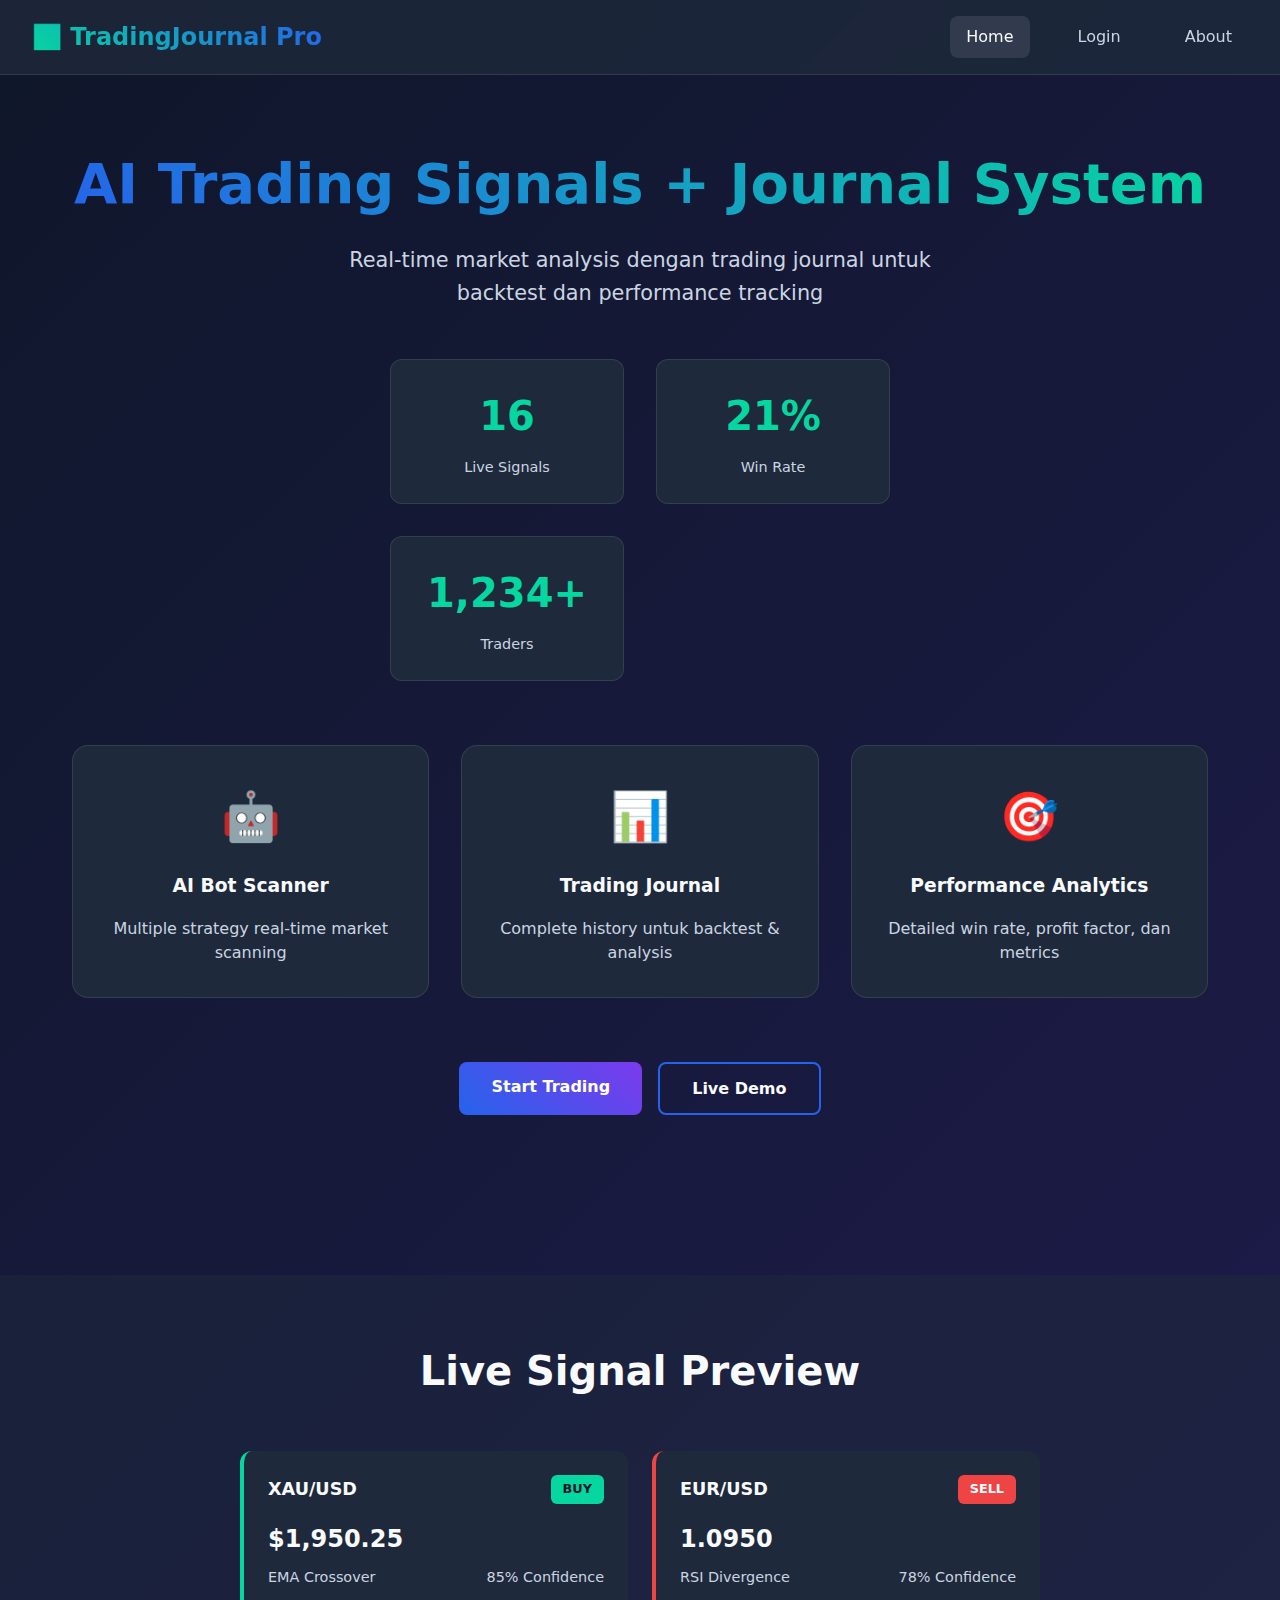
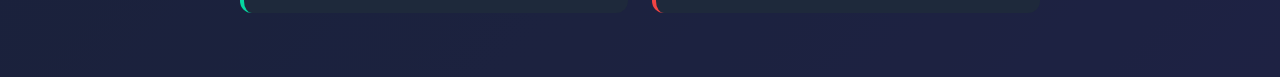
<file: index.html>
<!DOCTYPE html>
<html lang="id">
<head>
    <meta charset="UTF-8">
    <meta name="viewport" content="width=device-width, initial-scale=1.0">
    <title>TradingJournal Pro - AI Powered Signals</title>
    <link rel="stylesheet" href="css/style.css">
</head>
<body>
    <!-- Navigation -->
    <nav class="navbar">
        <div class="nav-brand">
            <h2>📊 TradingJournal Pro</h2>
        </div>
        <div class="nav-links">
            <a href="index.html" class="nav-link active">Home</a>
            <a href="login.html" class="nav-link">Login</a>
            <a href="about.html" class="nav-link">About</a>
        </div>
    </nav>

    <!-- Hero Section -->
    <section class="hero">
        <div class="hero-content">
            <h1 class="hero-title">AI Trading Signals + Journal System</h1>
            <p class="hero-subtitle">Real-time market analysis dengan trading journal untuk backtest dan performance tracking</p>
            
            <div class="hero-stats">
                <div class="stat">
                    <div class="stat-number" id="liveSignals">0</div>
                    <div class="stat-label">Live Signals</div>
                </div>
                <div class="stat">
                    <div class="stat-number" id="winRate">0%</div>
                    <div class="stat-label">Win Rate</div>
                </div>
                <div class="stat">
                    <div class="stat-number" id="activeUsers">1,234+</div>
                    <div class="stat-label">Traders</div>
                </div>
            </div>

            <div class="hero-features">
                <div class="feature-card">
                    <div class="feature-icon">🤖</div>
                    <h3>AI Bot Scanner</h3>
                    <p>Multiple strategy real-time market scanning</p>
                </div>
                <div class="feature-card">
                    <div class="feature-icon">📊</div>
                    <h3>Trading Journal</h3>
                    <p>Complete history untuk backtest & analysis</p>
                </div>
                <div class="feature-card">
                    <div class="feature-icon">🎯</div>
                    <h3>Performance Analytics</h3>
                    <p>Detailed win rate, profit factor, dan metrics</p>
                </div>
            </div>

            <div class="hero-actions">
                <a href="login.html" class="btn btn-primary">Start Trading</a>
                <a href="#demo" class="btn btn-secondary">Live Demo</a>
            </div>
        </div>
    </section>

    <!-- Live Demo Section -->
    <section id="demo" class="demo-section">
        <h2>Live Signal Preview</h2>
        <div class="demo-container">
            <div class="signal-preview">
                <div class="signal-card buy">
                    <div class="signal-header">
                        <span class="signal-pair">XAU/USD</span>
                        <span class="signal-action">BUY</span>
                    </div>
                    <div class="signal-price">$1,950.25</div>
                    <div class="signal-meta">
                        <span>EMA Crossover</span>
                        <span>85% Confidence</span>
                    </div>
                </div>
                <div class="signal-card sell">
                    <div class="signal-header">
                        <span class="signal-pair">EUR/USD</span>
                        <span class="signal-action">SELL</span>
                    </div>
                    <div class="signal-price">1.0950</div>
                    <div class="signal-meta">
                        <span>RSI Divergence</span>
                        <span>78% Confidence</span>
                    </div>
                </div>
            </div>
        </div>
    </section>

    <script src="js/utils.js"></script>
    <script>
        // Dynamic stats counter
        function animateStats() {
            animateValue('liveSignals', 0, 47, 2000);
            animateValue('winRate', 0, 76, 2500);
        }

        function animateValue(id, start, end, duration) {
            const element = document.getElementById(id);
            let startTimestamp = null;
            const step = (timestamp) => {
                if (!startTimestamp) startTimestamp = timestamp;
                const progress = Math.min((timestamp - startTimestamp) / duration, 1);
                const value = Math.floor(progress * (end - start) + start);
                element.textContent = id === 'winRate' ? value + '%' : value;
                if (progress < 1) {
                    window.requestAnimationFrame(step);
                }
            };
            window.requestAnimationFrame(step);
        }

        // Initialize when page loads
        document.addEventListener('DOMContentLoaded', animateStats);
    </script>
</body>
</html>
</file>
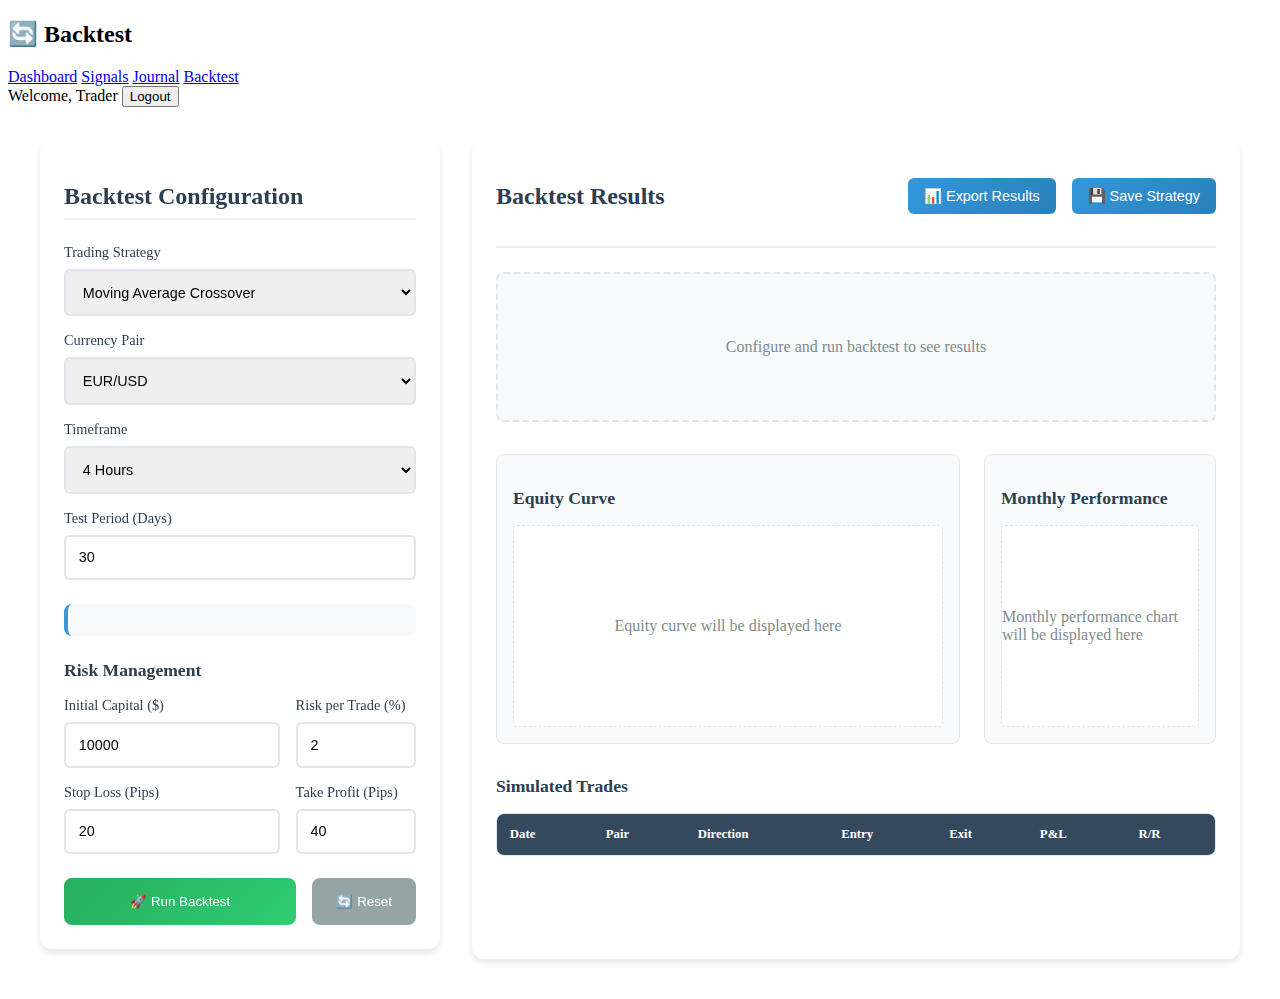
<file: backtest.html>
<!DOCTYPE html>
<html lang="en">
<head>
    <meta charset="UTF-8">
    <meta name="viewport" content="width=device-width, initial-scale=1.0">
    <title>Backtest - TradingJournal Pro</title>
    <link rel="stylesheet" href="css/backtest.css">
</head>
<body>
    <!-- Navigation -->
    <nav class="navbar">
        <div class="nav-brand">
            <h2>🔄 Backtest</h2>
        </div>
        <div class="nav-links">
            <a href="dashboard.html" class="nav-link">Dashboard</a>
            <a href="signals.html" class="nav-link">Signals</a>
            <a href="journal.html" class="nav-link">Journal</a>
            <a href="backtest.html" class="nav-link active">Backtest</a>
        </div>
        <div class="nav-user">
            <span id="userWelcome">Welcome, Trader</span>
            <button id="logoutBtn" class="logout-btn">Logout</button>
        </div>
    </nav>

    <!-- Backtest Container -->
    <div class="backtest-container">
        <!-- Configuration Panel -->
        <div class="config-panel">
            <h2>Backtest Configuration</h2>
            
            <div class="config-grid">
                <div class="config-group">
                    <label for="strategySelect">Trading Strategy</label>
                    <select id="strategySelect">
                        <option value="moving_average">Moving Average Crossover</option>
                        <option value="rsi">RSI Overbought/Oversold</option>
                        <option value="bollinger">Bollinger Bands</option>
                        <option value="macd">MACD Crossover</option>
                        <option value="custom">Custom Strategy</option>
                    </select>
                </div>

                <div class="config-group">
                    <label for="currencyPair">Currency Pair</label>
                    <select id="currencyPair">
                        <option value="EUR/USD">EUR/USD</option>
                        <option value="GBP/USD">GBP/USD</option>
                        <option value="USD/JPY">USD/JPY</option>
                        <option value="AUD/USD">AUD/USD</option>
                    </select>
                </div>

                <div class="config-group">
                    <label for="timeframe">Timeframe</label>
                    <select id="timeframe">
                        <option value="5m">5 Minutes</option>
                        <option value="15m">15 Minutes</option>
                        <option value="1h">1 Hour</option>
                        <option value="4h" selected>4 Hours</option>
                        <option value="1d">1 Day</option>
                    </select>
                </div>

                <div class="config-group">
                    <label for="period">Test Period (Days)</label>
                    <input type="number" id="period" value="30" min="1" max="365">
                </div>
            </div>

            <!-- Strategy Parameters -->
            <div class="strategy-params" id="strategyParams">
                <!-- Parameters will be loaded dynamically based on strategy -->
            </div>

            <!-- Risk Management -->
            <div class="risk-management">
                <h3>Risk Management</h3>
                <div class="risk-grid">
                    <div class="config-group">
                        <label for="initialCapital">Initial Capital ($)</label>
                        <input type="number" id="initialCapital" value="10000" min="100">
                    </div>
                    <div class="config-group">
                        <label for="riskPerTrade">Risk per Trade (%)</label>
                        <input type="number" id="riskPerTrade" value="2" min="0.1" max="10" step="0.1">
                    </div>
                    <div class="config-group">
                        <label for="stopLossPips">Stop Loss (Pips)</label>
                        <input type="number" id="stopLossPips" value="20" min="5" max="100">
                    </div>
                    <div class="config-group">
                        <label for="takeProfitPips">Take Profit (Pips)</label>
                        <input type="number" id="takeProfitPips" value="40" min="10" max="200">
                    </div>
                </div>
            </div>

            <div class="action-buttons">
                <button id="runBacktest" class="run-btn">🚀 Run Backtest</button>
                <button id="resetConfig" class="reset-btn">🔄 Reset</button>
            </div>
        </div>

        <!-- Results Panel -->
        <div class="results-panel">
            <div class="results-header">
                <h2>Backtest Results</h2>
                <div class="results-actions">
                    <button id="exportResults" class="export-btn">📊 Export Results</button>
                    <button id="saveStrategy" class="save-btn">💾 Save Strategy</button>
                </div>
            </div>

            <!-- Performance Summary -->
            <div class="performance-summary" id="performanceSummary">
                <div class="summary-placeholder">
                    <p>Configure and run backtest to see results</p>
                </div>
            </div>

            <!-- Charts and Analytics -->
            <div class="analytics-grid">
                <div class="chart-container">
                    <h3>Equity Curve</h3>
                    <div id="equityChart" class="chart-placeholder">
                        <p>Equity curve will be displayed here</p>
                    </div>
                </div>

                <div class="chart-container">
                    <h3>Monthly Performance</h3>
                    <div id="monthlyChart" class="chart-placeholder">
                        <p>Monthly performance chart will be displayed here</p>
                    </div>
                </div>
            </div>

            <!-- Trades Table -->
            <div class="trades-results">
                <h3>Simulated Trades</h3>
                <div class="trades-table-container">
                    <table class="trades-table" id="backtestTradesTable">
                        <thead>
                            <tr>
                                <th>Date</th>
                                <th>Pair</th>
                                <th>Direction</th>
                                <th>Entry</th>
                                <th>Exit</th>
                                <th>P&L</th>
                                <th>R/R</th>
                            </tr>
                        </thead>
                        <tbody id="backtestTradesBody">
                            <!-- Simulated trades will be loaded here -->
                        </tbody>
                    </table>
                </div>
            </div>
        </div>
    </div>

    <!-- Loading Overlay -->
    <div id="loadingOverlay" class="loading-overlay">
        <div class="loading-content">
            <div class="loading-spinner"></div>
            <h3>Running Backtest...</h3>
            <p id="loadingProgress">Initializing strategy...</p>
        </div>
    </div>

    <script src="js/utils.js"></script>
    <script src="js/data-manager.js"></script>
    <script src="js/auth.js"></script>
    <script src="js/trading-engine.js"></script>
    <script src="js/backtest-engine.js"></script>
    <script src="js/backtest.js"></script>
</body>
</html>
</file>
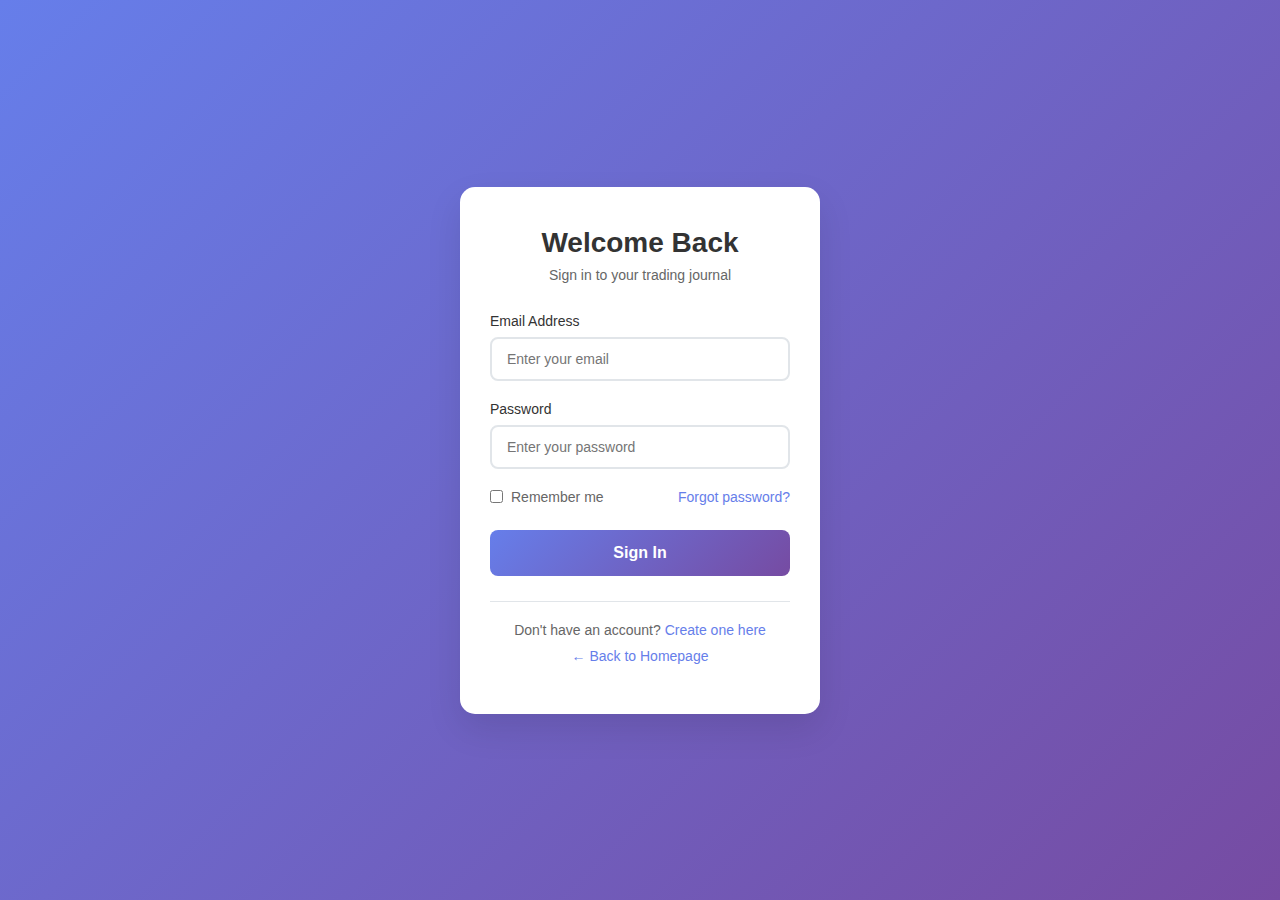
<file: dashboard.html>
<!DOCTYPE html>
<html lang="en">
<head>
    <meta charset="UTF-8">
    <meta name="viewport" content="width=device-width, initial-scale=1.0">
    <title>Dashboard - TradingJournal Pro</title>
    <link rel="stylesheet" href="css/dashboard.css">
</head>
<body>
    <!-- Navigation -->
    <nav class="navbar">
        <div class="nav-brand">
            <h2>📊 TradingJournal Pro</h2>
        </div>
        <div class="nav-links">
            <a href="dashboard.html" class="nav-link active">Dashboard</a>
            <a href="signals.html" class="nav-link">Signals</a>
            <a href="journal.html" class="nav-link">Journal</a>
            <a href="backtest.html" class="nav-link">Backtest</a>
        </div>
        <div class="nav-user">
            <span id="userWelcome">Welcome, Trader</span>
            <button id="logoutBtn" class="logout-btn">Logout</button>
        </div>
    </nav>

    <!-- Main Dashboard -->
    <div class="dashboard-container">
        <!-- Stats Overview -->
        <div class="stats-grid">
            <div class="stat-card">
                <div class="stat-icon">📈</div>
                <div class="stat-info">
                    <h3 id="totalTrades">0</h3>
                    <p>Total Trades</p>
                </div>
            </div>
            <div class="stat-card">
                <div class="stat-icon">💰</div>
                <div class="stat-info">
                    <h3 id="totalProfit">$0.00</h3>
                    <p>Total Profit</p>
                </div>
            </div>
            <div class="stat-card">
                <div class="stat-icon">🎯</div>
                <div class="stat-info">
                    <h3 id="winRate">0%</h3>
                    <p>Win Rate</p>
                </div>
            </div>
            <div class="stat-card">
                <div class="stat-icon">⚡</div>
                <div class="stat-info">
                    <h3 id="activeSignals">0</h3>
                    <p>Active Signals</p>
                </div>
            </div>
        </div>

        <!-- Quick Actions & Recent Activity -->
        <div class="content-grid">
            <!-- Quick Actions -->
            <div class="quick-actions">
                <h3>Quick Actions</h3>
                <div class="action-buttons">
                    <button class="action-btn" onclick="location.href='journal.html?action=add'">
                        ➕ Add Trade
                    </button>
                    <button class="action-btn" onclick="location.href='signals.html'">
                        🤖 View Signals
                    </button>
                    <button class="action-btn" onclick="location.href='backtest.html'">
                        🔄 Run Backtest
                    </button>
                    <button class="action-btn" onclick="showAddTradeModal()">
                        📝 Quick Journal
                    </button>
                </div>
            </div>

            <!-- Recent Trades -->
            <div class="recent-trades">
                <h3>Recent Trades</h3>
                <div id="recentTradesList" class="trades-list">
                    <!-- Trades will be loaded here -->
                </div>
            </div>

            <!-- Live Signals -->
            <div class="live-signals">
                <h3>Live Signals</h3>
                <div id="signalsList" class="signals-list">
                    <!-- Signals will be loaded here -->
                </div>
            </div>
        </div>
    </div>

    <!-- Quick Trade Modal -->
    <div id="tradeModal" class="modal">
        <div class="modal-content">
            <span class="close">&times;</span>
            <h3>Quick Trade Entry</h3>
            <form id="quickTradeForm">
                <div class="form-group">
                    <label>Currency Pair</label>
                    <select id="currencyPair" required>
                        <option value="EUR/USD">EUR/USD</option>
                        <option value="GBP/USD">GBP/USD</option>
                        <option value="USD/JPY">USD/JPY</option>
                        <option value="AUD/USD">AUD/USD</option>
                    </select>
                </div>
                <div class="form-group">
                    <label>Direction</label>
                    <select id="tradeDirection" required>
                        <option value="BUY">BUY</option>
                        <option value="SELL">SELL</option>
                    </select>
                </div>
                <div class="form-group">
                    <label>Entry Price</label>
                    <input type="number" id="entryPrice" step="0.00001" required>
                </div>
                <div class="form-group">
                    <label>Quantity</label>
                    <input type="number" id="tradeQuantity" value="1" required>
                </div>
                <button type="submit" class="submit-btn">Add Trade</button>
            </form>
        </div>
    </div>

    <script src="js/utils.js"></script>
    <script src="js/data-manager.js"></script>
    <script src="js/auth.js"></script>
    <script src="js/dashboard.js"></script>
</body>
</html>
</file>
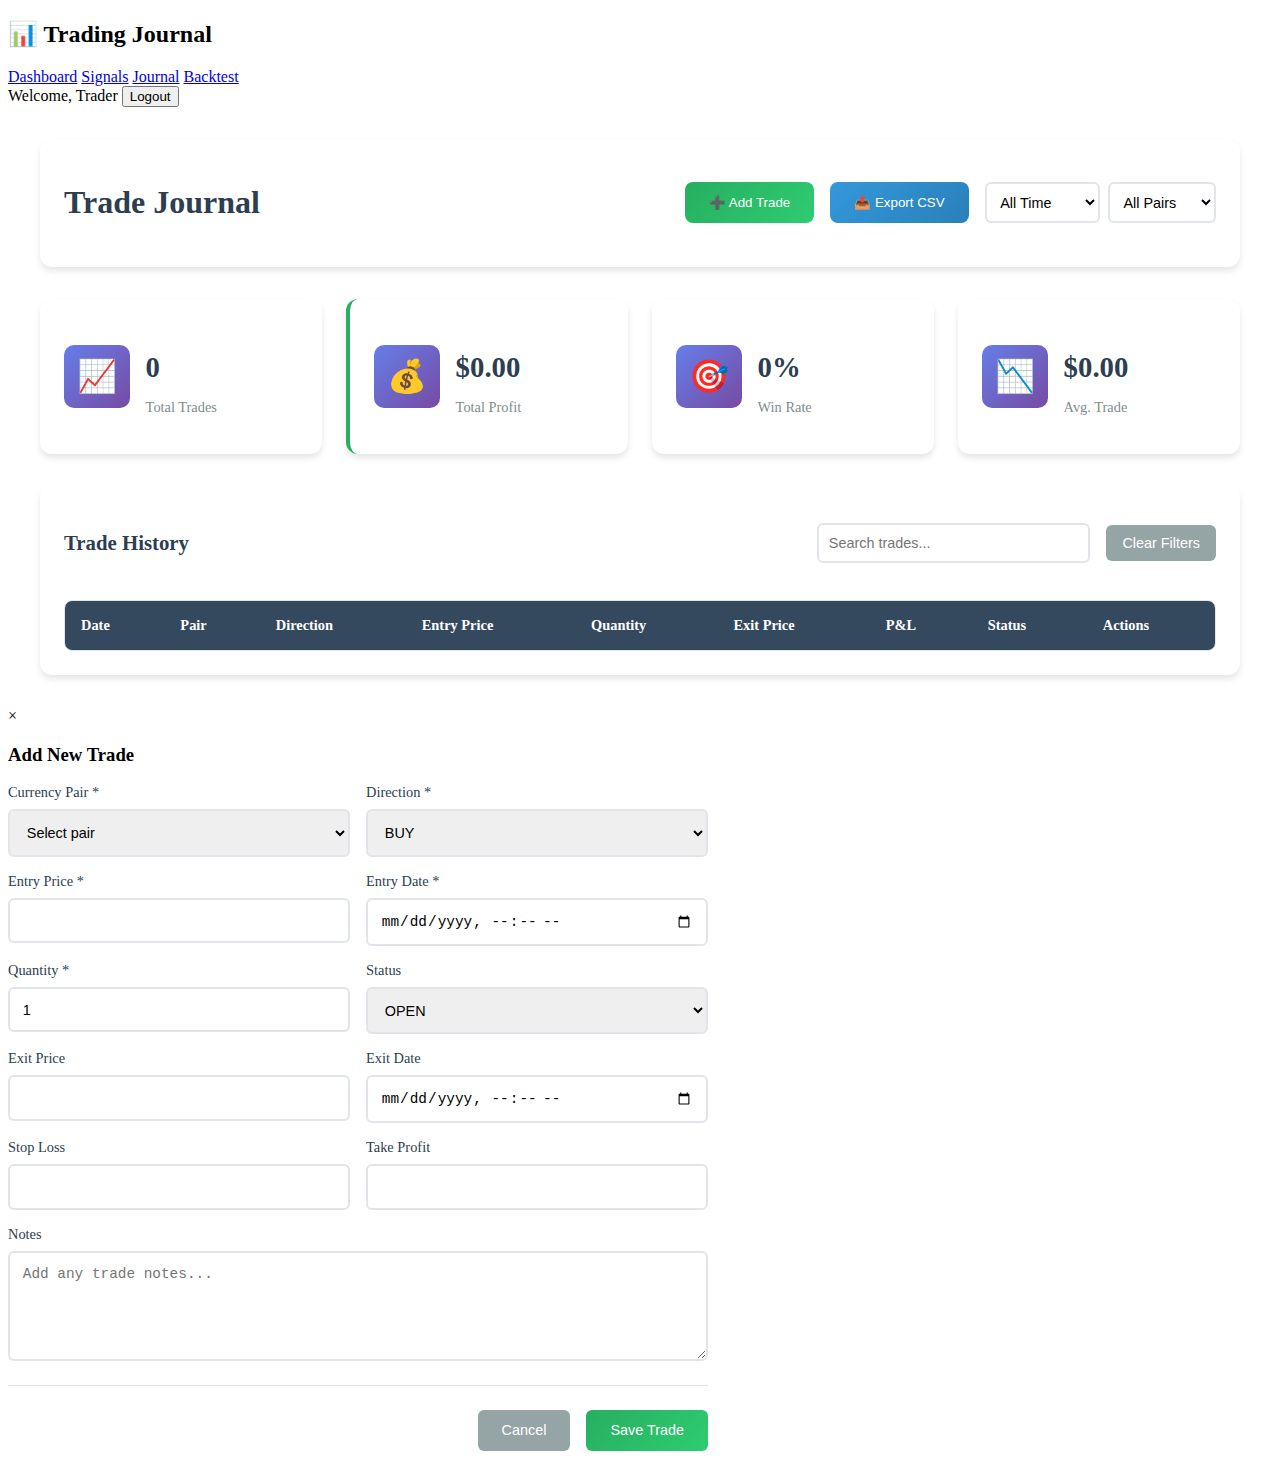
<file: journal.html>
<!DOCTYPE html>
<html lang="en">
<head>
    <meta charset="UTF-8">
    <meta name="viewport" content="width=device-width, initial-scale=1.0">
    <title>Trading Journal - TradingJournal Pro</title>
    <link rel="stylesheet" href="css/journal.css">
</head>
<body>
    <!-- Navigation -->
    <nav class="navbar">
        <div class="nav-brand">
            <h2>📊 Trading Journal</h2>
        </div>
        <div class="nav-links">
            <a href="dashboard.html" class="nav-link">Dashboard</a>
            <a href="signals.html" class="nav-link">Signals</a>
            <a href="journal.html" class="nav-link active">Journal</a>
            <a href="backtest.html" class="nav-link">Backtest</a>
        </div>
        <div class="nav-user">
            <span id="userWelcome">Welcome, Trader</span>
            <button id="logoutBtn" class="logout-btn">Logout</button>
        </div>
    </nav>

    <!-- Journal Container -->
    <div class="journal-container">
        <!-- Journal Header -->
        <div class="journal-header">
            <h1>Trade Journal</h1>
            <div class="journal-actions">
                <button id="addTradeBtn" class="add-trade-btn">
                    ➕ Add Trade
                </button>
                <button id="exportBtn" class="export-btn">
                    📤 Export CSV
                </button>
                <div class="filter-controls">
                    <select id="timeFilter">
                        <option value="all">All Time</option>
                        <option value="today">Today</option>
                        <option value="week">This Week</option>
                        <option value="month">This Month</option>
                    </select>
                    <select id="pairFilter">
                        <option value="all">All Pairs</option>
                        <option value="EUR/USD">EUR/USD</option>
                        <option value="GBP/USD">GBP/USD</option>
                        <option value="USD/JPY">USD/JPY</option>
                        <option value="AUD/USD">AUD/USD</option>
                    </select>
                </div>
            </div>
        </div>

        <!-- Stats Summary -->
        <div class="stats-summary">
            <div class="summary-card">
                <div class="summary-icon">📈</div>
                <div class="summary-info">
                    <h3 id="totalTrades">0</h3>
                    <p>Total Trades</p>
                </div>
            </div>
            <div class="summary-card profit">
                <div class="summary-icon">💰</div>
                <div class="summary-info">
                    <h3 id="totalProfit">$0.00</h3>
                    <p>Total Profit</p>
                </div>
            </div>
            <div class="summary-card">
                <div class="summary-icon">🎯</div>
                <div class="summary-info">
                    <h3 id="winRate">0%</h3>
                    <p>Win Rate</p>
                </div>
            </div>
            <div class="summary-card">
                <div class="summary-icon">📉</div>
                <div class="summary-info">
                    <h3 id="avgTrade">$0.00</h3>
                    <p>Avg. Trade</p>
                </div>
            </div>
        </div>

        <!-- Trades Table -->
        <div class="trades-section">
            <div class="section-header">
                <h3>Trade History</h3>
                <div class="table-controls">
                    <input type="text" id="searchTrades" placeholder="Search trades...">
                    <button id="clearFilters" class="clear-btn">Clear Filters</button>
                </div>
            </div>
            
            <div class="trades-table-container">
                <table class="trades-table" id="tradesTable">
                    <thead>
                        <tr>
                            <th>Date</th>
                            <th>Pair</th>
                            <th>Direction</th>
                            <th>Entry Price</th>
                            <th>Quantity</th>
                            <th>Exit Price</th>
                            <th>P&L</th>
                            <th>Status</th>
                            <th>Actions</th>
                        </tr>
                    </thead>
                    <tbody id="tradesTableBody">
                        <!-- Trades will be loaded here -->
                    </tbody>
                </table>
            </div>
            
            <div class="no-trades" id="noTradesMessage" style="display: none;">
                <h3>No Trades Found</h3>
                <p>Start by adding your first trade to track your performance</p>
                <button onclick="journalPage.showAddTradeModal()" class="add-trade-btn">
                    ➕ Add Your First Trade
                </button>
            </div>
        </div>
    </div>

    <!-- Add/Edit Trade Modal -->
    <div id="tradeModal" class="modal">
        <div class="modal-content">
            <span class="close">&times;</span>
            <h3 id="modalTitle">Add New Trade</h3>
            <form id="tradeForm">
                <div class="form-row">
                    <div class="form-group">
                        <label for="tradePair">Currency Pair *</label>
                        <select id="tradePair" required>
                            <option value="">Select pair</option>
                            <option value="EUR/USD">EUR/USD</option>
                            <option value="GBP/USD">GBP/USD</option>
                            <option value="USD/JPY">USD/JPY</option>
                            <option value="AUD/USD">AUD/USD</option>
                            <option value="USD/CAD">USD/CAD</option>
                            <option value="NZD/USD">NZD/USD</option>
                        </select>
                    </div>
                    <div class="form-group">
                        <label for="tradeDirection">Direction *</label>
                        <select id="tradeDirection" required>
                            <option value="BUY">BUY</option>
                            <option value="SELL">SELL</option>
                        </select>
                    </div>
                </div>
                
                <div class="form-row">
                    <div class="form-group">
                        <label for="entryPrice">Entry Price *</label>
                        <input type="number" id="entryPrice" step="0.00001" required>
                    </div>
                    <div class="form-group">
                        <label for="entryDate">Entry Date *</label>
                        <input type="datetime-local" id="entryDate" required>
                    </div>
                </div>

                <div class="form-row">
                    <div class="form-group">
                        <label for="quantity">Quantity *</label>
                        <input type="number" id="quantity" value="1" min="0.01" step="0.01" required>
                    </div>
                    <div class="form-group">
                        <label for="tradeStatus">Status</label>
                        <select id="tradeStatus">
                            <option value="OPEN">OPEN</option>
                            <option value="CLOSED">CLOSED</option>
                        </select>
                    </div>
                </div>

                <div class="form-row" id="exitSection">
                    <div class="form-group">
                        <label for="exitPrice">Exit Price</label>
                        <input type="number" id="exitPrice" step="0.00001">
                    </div>
                    <div class="form-group">
                        <label for="exitDate">Exit Date</label>
                        <input type="datetime-local" id="exitDate">
                    </div>
                </div>

                <div class="form-row">
                    <div class="form-group">
                        <label for="stopLoss">Stop Loss</label>
                        <input type="number" id="stopLoss" step="0.00001">
                    </div>
                    <div class="form-group">
                        <label for="takeProfit">Take Profit</label>
                        <input type="number" id="takeProfit" step="0.00001">
                    </div>
                </div>

                <div class="form-group">
                    <label for="tradeNotes">Notes</label>
                    <textarea id="tradeNotes" rows="3" placeholder="Add any trade notes..."></textarea>
                </div>

                <div class="form-actions">
                    <button type="button" class="cancel-btn" onclick="journalPage.closeModal()">Cancel</button>
                    <button type="submit" class="submit-btn">Save Trade</button>
                </div>
            </form>
        </div>
    </div>

    <script src="js/utils.js"></script>
    <script src="js/data-manager.js"></script>
    <script src="js/auth.js"></script>
    <script src="js/trading-engine.js"></script>
    <script src="js/journal.js"></script>
</body>
</html>
</file>
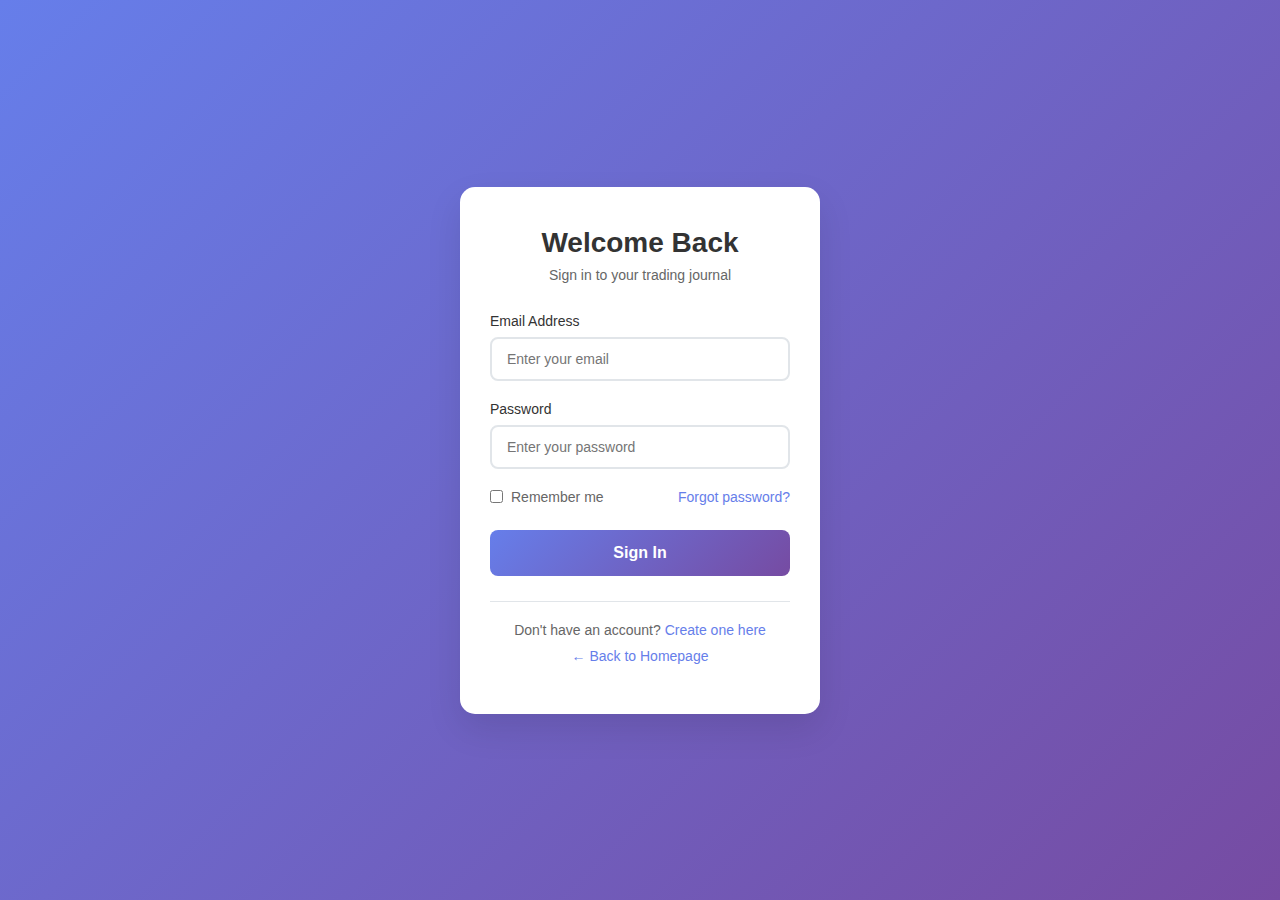
<file: login.html>
<!DOCTYPE html>
<html lang="en">
<head>
    <meta charset="UTF-8">
    <meta name="viewport" content="width=device-width, initial-scale=1.0">
    <title>Login - TradingJournal Pro</title>
    <link rel="stylesheet" href="css/auth.css">
</head>
<body>
    <div class="auth-container">
        <div class="auth-card">
            <div class="auth-header">
                <h2>Welcome Back</h2>
                <p class="subtitle">Sign in to your trading journal</p>
            </div>
            
            <form id="loginForm" class="auth-form">
                <div class="form-group">
                    <label for="email">Email Address</label>
                    <input type="email" id="email" name="email" placeholder="Enter your email" required>
                </div>
                
                <div class="form-group">
                    <label for="password">Password</label>
                    <input type="password" id="password" name="password" placeholder="Enter your password" required>
                </div>
                
                <div class="form-options">
                    <label class="remember-me">
                        <input type="checkbox" name="remember"> Remember me
                    </label>
                    <a href="#" class="forgot-password">Forgot password?</a>
                </div>
                
                <button type="submit" class="auth-btn">Sign In</button>
            </form>
            
            <div class="auth-footer">
                <p>Don't have an account? <a href="register.html">Create one here</a></p>
                <p><a href="index.html">← Back to Homepage</a></p>
            </div>
        </div>
    </div>

    <script src="js/utils.js"></script>
    <script src="js/auth.js"></script>
</body>
</html>
</file>
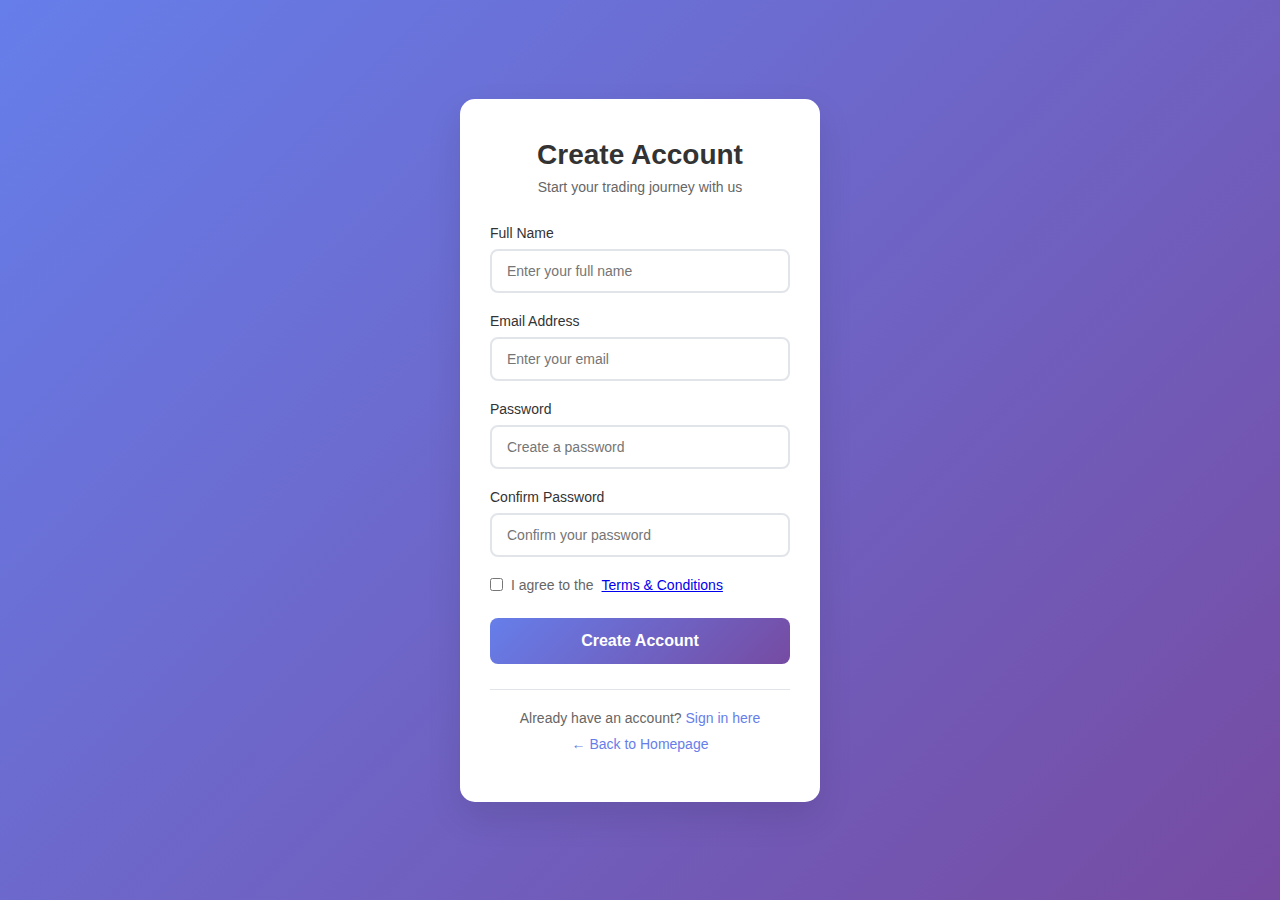
<file: register.html>
<!DOCTYPE html>
<html lang="en">
<head>
    <meta charset="UTF-8">
    <meta name="viewport" content="width=device-width, initial-scale=1.0">
    <title>Register - TradingJournal Pro</title>
    <link rel="stylesheet" href="css/auth.css">
</head>
<body>
    <div class="auth-container">
        <div class="auth-card">
            <div class="auth-header">
                <h2>Create Account</h2>
                <p class="subtitle">Start your trading journey with us</p>
            </div>
            
            <form id="registerForm" class="auth-form">
                <div class="form-group">
                    <label for="fullName">Full Name</label>
                    <input type="text" id="fullName" name="fullName" placeholder="Enter your full name" required>
                </div>
                
                <div class="form-group">
                    <label for="email">Email Address</label>
                    <input type="email" id="email" name="email" placeholder="Enter your email" required>
                </div>
                
                <div class="form-group">
                    <label for="password">Password</label>
                    <input type="password" id="password" name="password" placeholder="Create a password" required>
                </div>
                
                <div class="form-group">
                    <label for="confirmPassword">Confirm Password</label>
                    <input type="password" id="confirmPassword" name="confirmPassword" placeholder="Confirm your password" required>
                </div>
                
                <div class="form-options">
                    <label class="remember-me">
                        <input type="checkbox" name="terms" required> 
                        I agree to the <a href="#">Terms & Conditions</a>
                    </label>
                </div>
                
                <button type="submit" class="auth-btn">Create Account</button>
            </form>
            
            <div class="auth-footer">
                <p>Already have an account? <a href="login.html">Sign in here</a></p>
                <p><a href="index.html">← Back to Homepage</a></p>
            </div>
        </div>
    </div>

    <script src="js/utils.js"></script>
    <script src="js/auth.js"></script>
</body>
</html>
</file>
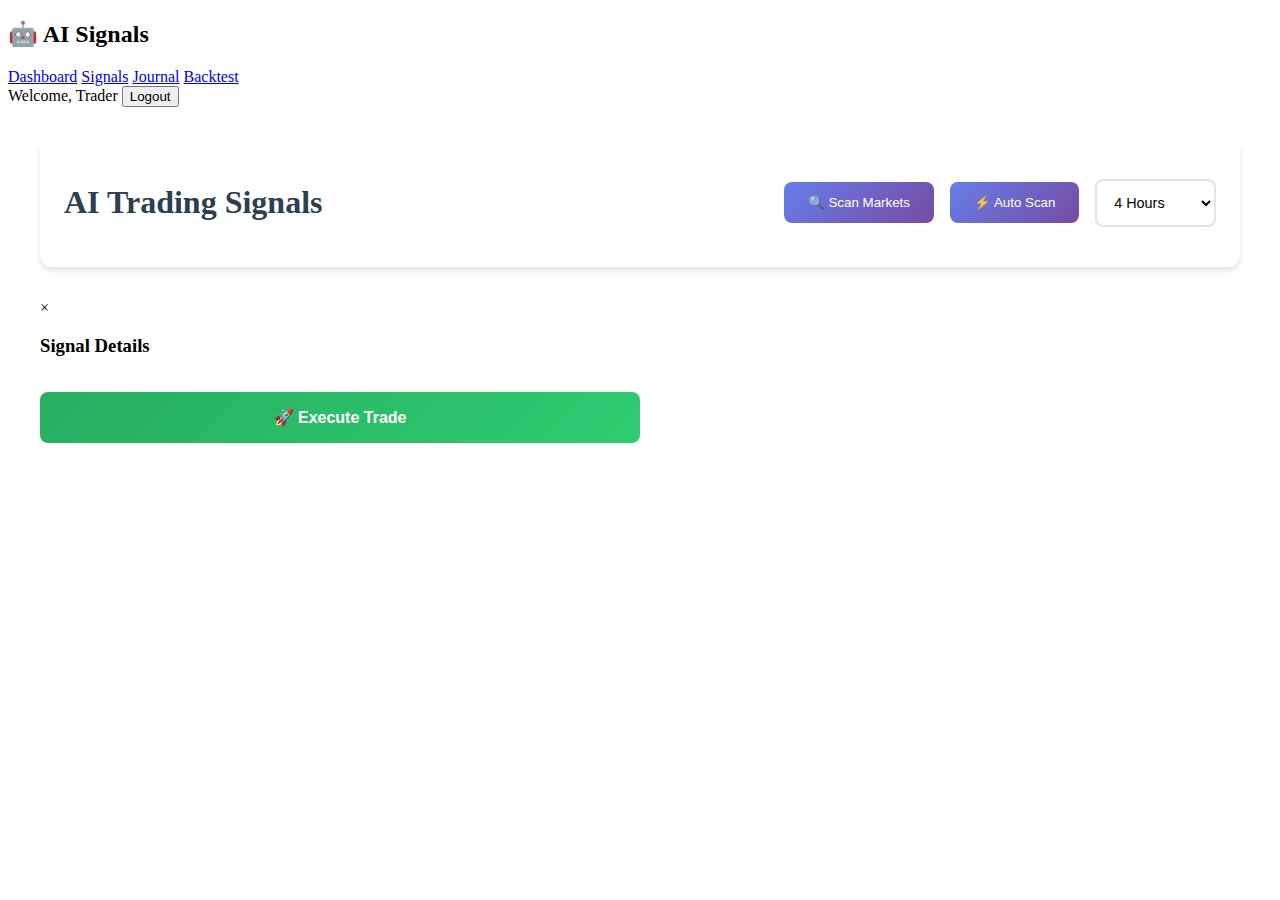
<file: signals.html>
<!DOCTYPE html>
<html lang="en">
<head>
    <meta charset="UTF-8">
    <meta name="viewport" content="width=device-width, initial-scale=1.0">
    <title>AI Signals - TradingJournal Pro</title>
    <link rel="stylesheet" href="css/signals.css">
</head>
<body>
    <!-- Navigation -->
    <nav class="navbar">
        <div class="nav-brand">
            <h2>🤖 AI Signals</h2>
        </div>
        <div class="nav-links">
            <a href="dashboard.html" class="nav-link">Dashboard</a>
            <a href="signals.html" class="nav-link active">Signals</a>
            <a href="journal.html" class="nav-link">Journal</a>
            <a href="backtest.html" class="nav-link">Backtest</a>
        </div>
        <div class="nav-user">
            <span id="userWelcome">Welcome, Trader</span>
            <button id="logoutBtn" class="logout-btn">Logout</button>
        </div>
    </nav>

    <!-- Signals Container -->
    <div class="signals-container">
        <!-- Signals Controls -->
        <div class="signals-header">
            <h1>AI Trading Signals</h1>
            <div class="controls">
                <button id="scanBtn" class="scan-btn">
                    🔍 Scan Markets
                </button>
                <button id="autoScanBtn" class="auto-scan-btn">
                    ⚡ Auto Scan
                </button>
                <select id="timeframeFilter">
                    <option value="5m">5 Minutes</option>
                    <option value="15m">15 Minutes</option>
                    <option value="1h">1 Hour</option>
                    <option value="4h" selected>4 Hours</option>
                    <option value="1d">1 Day</option>
                </select>
            </div>
        </div>

        <!-- Live Signals Grid -->
        <div class="signals-grid" id="signalsGrid">
            <!-- Signals will be loaded here dynamically -->
        </div>

        <!-- Signal Details Modal -->
        <div id="signalModal" class="modal">
            <div class="modal-content">
                <span class="close">&times;</span>
                <h3>Signal Details</h3>
                <div id="signalDetails">
                    <!-- Signal details will be loaded here -->
                </div>
                <button id="executeTradeBtn" class="execute-btn">
                    🚀 Execute Trade
                </button>
            </div>
        </div>
    </div>

    <script src="js/utils.js"></script>
    <script src="js/data-manager.js"></script>
    <script src="js/auth.js"></script>
    <script src="js/bot-scanner.js"></script>
    <script src="js/signals.js"></script>
</body>
</html>
</file>
<file: css/backtest.css>
/* Backtest Page Styling */
.backtest-container {
    display: grid;
    grid-template-columns: 400px 1fr;
    gap: 2rem;
    padding: 2rem;
    max-width: 1800px;
    margin: 0 auto;
    min-height: calc(100vh - 80px);
}

/* Configuration Panel */
.config-panel {
    background: white;
    padding: 1.5rem;
    border-radius: 12px;
    box-shadow: 0 4px 6px rgba(0,0,0,0.1);
    height: fit-content;
    position: sticky;
    top: 2rem;
}

.config-panel h2 {
    color: #2c3e50;
    margin-bottom: 1.5rem;
    font-size: 1.5rem;
    border-bottom: 2px solid #ecf0f1;
    padding-bottom: 0.5rem;
}

.config-grid {
    display: grid;
    gap: 1rem;
    margin-bottom: 1.5rem;
}

.config-group {
    display: flex;
    flex-direction: column;
}

.config-group label {
    margin-bottom: 0.5rem;
    color: #2c3e50;
    font-weight: 500;
    font-size: 0.9rem;
}

.config-group select,
.config-group input {
    padding: 0.8rem;
    border: 2px solid #e1e5e9;
    border-radius: 6px;
    font-size: 0.9rem;
    transition: border-color 0.3s ease;
}

.config-group select:focus,
.config-group input:focus {
    outline: none;
    border-color: #3498db;
}

/* Strategy Parameters */
.strategy-params {
    background: #f8f9fa;
    padding: 1rem;
    border-radius: 8px;
    margin-bottom: 1.5rem;
    border-left: 4px solid #3498db;
}

.strategy-params h3 {
    color: #2c3e50;
    margin-bottom: 1rem;
    font-size: 1.1rem;
}

.param-grid {
    display: grid;
    grid-template-columns: 1fr 1fr;
    gap: 1rem;
}

.param-group {
    display: flex;
    flex-direction: column;
}

.param-group label {
    font-size: 0.8rem;
    color: #7f8c8d;
    margin-bottom: 0.3rem;
}

.param-group input {
    padding: 0.6rem;
    border: 1px solid #e1e5e9;
    border-radius: 4px;
    font-size: 0.9rem;
}

/* Risk Management */
.risk-management {
    margin-bottom: 1.5rem;
}

.risk-management h3 {
    color: #2c3e50;
    margin-bottom: 1rem;
    font-size: 1.1rem;
}

.risk-grid {
    display: grid;
    grid-template-columns: 1fr 1fr;
    gap: 1rem;
}

/* Action Buttons */
.action-buttons {
    display: flex;
    gap: 1rem;
}

.run-btn {
    background: linear-gradient(135deg, #27ae60, #2ecc71);
    color: white;
    border: none;
    padding: 1rem 1.5rem;
    border-radius: 8px;
    cursor: pointer;
    font-weight: 500;
    flex: 1;
    transition: transform 0.3s ease;
}

.run-btn:hover {
    transform: translateY(-2px);
}

.run-btn:disabled {
    background: #95a5a6;
    cursor: not-allowed;
    transform: none;
}

.reset-btn {
    background: #95a5a6;
    color: white;
    border: none;
    padding: 1rem 1.5rem;
    border-radius: 8px;
    cursor: pointer;
    font-weight: 500;
    transition: background 0.3s ease;
}

.reset-btn:hover {
    background: #7f8c8d;
}

/* Results Panel */
.results-panel {
    background: white;
    padding: 1.5rem;
    border-radius: 12px;
    box-shadow: 0 4px 6px rgba(0,0,0,0.1);
}

.results-header {
    display: flex;
    justify-content: space-between;
    align-items: center;
    margin-bottom: 1.5rem;
    border-bottom: 2px solid #ecf0f1;
    padding-bottom: 1rem;
}

.results-header h2 {
    color: #2c3e50;
    font-size: 1.5rem;
}

.results-actions {
    display: flex;
    gap: 1rem;
}

.export-btn, .save-btn {
    background: linear-gradient(135deg, #3498db, #2980b9);
    color: white;
    border: none;
    padding: 0.6rem 1rem;
    border-radius: 6px;
    cursor: pointer;
    font-size: 0.9rem;
    transition: transform 0.3s ease;
}

.export-btn:hover, .save-btn:hover {
    transform: translateY(-2px);
}

/* Performance Summary */
.performance-summary {
    margin-bottom: 2rem;
}

.summary-placeholder {
    text-align: center;
    padding: 3rem;
    color: #7f8c8d;
    background: #f8f9fa;
    border-radius: 8px;
    border: 2px dashed #e1e5e9;
}

.performance-stats {
    display: grid;
    grid-template-columns: repeat(auto-fit, minmax(150px, 1fr));
    gap: 1rem;
    margin-bottom: 1.5rem;
}

.stat-card {
    background: #f8f9fa;
    padding: 1rem;
    border-radius: 8px;
    text-align: center;
    border-left: 4px solid #3498db;
}

.stat-card.positive {
    border-left-color: #27ae60;
}

.stat-card.negative {
    border-left-color: #e74c3c;
}

.stat-value {
    font-size: 1.5rem;
    font-weight: bold;
    color: #2c3e50;
    margin-bottom: 0.5rem;
}

.stat-label {
    font-size: 0.8rem;
    color: #7f8c8d;
}

/* Analytics Grid */
.analytics-grid {
    display: grid;
    grid-template-columns: 2fr 1fr;
    gap: 1.5rem;
    margin-bottom: 2rem;
}

.chart-container {
    background: #f8f9fa;
    padding: 1rem;
    border-radius: 8px;
    border: 1px solid #e1e5e9;
}

.chart-container h3 {
    color: #2c3e50;
    margin-bottom: 1rem;
    font-size: 1.1rem;
}

.chart-placeholder {
    height: 200px;
    display: flex;
    align-items: center;
    justify-content: center;
    color: #7f8c8d;
    background: white;
    border-radius: 4px;
    border: 1px dashed #e1e5e9;
}

/* Trades Results */
.trades-results h3 {
    color: #2c3e50;
    margin-bottom: 1rem;
    font-size: 1.1rem;
}

.trades-table-container {
    overflow-x: auto;
    border-radius: 8px;
    border: 1px solid #e1e5e9;
    max-height: 400px;
    overflow-y: auto;
}

.trades-table {
    width: 100%;
    border-collapse: collapse;
    font-size: 0.8rem;
}

.trades-table th {
    background: #34495e;
    color: white;
    padding: 0.8rem;
    text-align: left;
    font-weight: 600;
    position: sticky;
    top: 0;
}

.trades-table td {
    padding: 0.8rem;
    border-bottom: 1px solid #ecf0f1;
}

.trades-table tbody tr:hover {
    background: #f8f9fa;
}

.profit-positive {
    color: #27ae60;
    font-weight: bold;
}

.profit-negative {
    color: #e74c3c;
    font-weight: bold;
}

/* Loading Overlay */
.loading-overlay {
    display: none;
    position: fixed;
    top: 0;
    left: 0;
    width: 100%;
    height: 100%;
    background: rgba(0,0,0,0.7);
    z-index: 1000;
    align-items: center;
    justify-content: center;
}

.loading-overlay.active {
    display: flex;
}

.loading-content {
    background: white;
    padding: 2rem;
    border-radius: 12px;
    text-align: center;
    min-width: 300px;
}

.loading-spinner {
    width: 50px;
    height: 50px;
    border: 5px solid #f3f3f3;
    border-top: 5px solid #3498db;
    border-radius: 50%;
    animation: spin 1s linear infinite;
    margin: 0 auto 1rem;
}

.loading-content h3 {
    color: #2c3e50;
    margin-bottom: 0.5rem;
}

.loading-content p {
    color: #7f8c8d;
    font-size: 0.9rem;
}

@keyframes spin {
    0% { transform: rotate(0deg); }
    100% { transform: rotate(360deg); }
}

/* Strategy-specific styling */
.strategy-metrics {
    display: grid;
    grid-template-columns: repeat(auto-fit, minmax(120px, 1fr));
    gap: 1rem;
    margin-top: 1rem;
}

.metric-item {
    text-align: center;
    padding: 0.5rem;
    background: #ecf0f1;
    border-radius: 6px;
}

.metric-value {
    font-weight: bold;
    color: #2c3e50;
}

.metric-label {
    font-size: 0.7rem;
    color: #7f8c8d;
}

/* Responsive Design */
@media (max-width: 1024px) {
    .backtest-container {
        grid-template-columns: 1fr;
    }
    
    .config-panel {
        position: static;
    }
    
    .analytics-grid {
        grid-template-columns: 1fr;
    }
}

@media (max-width: 768px) {
    .backtest-container {
        padding: 1rem;
    }
    
    .config-grid,
    .risk-grid,
    .param-grid {
        grid-template-columns: 1fr;
    }
    
    .action-buttons {
        flex-direction: column;
    }
    
    .results-header {
        flex-direction: column;
        gap: 1rem;
        align-items: stretch;
    }
    
    .results-actions {
        justify-content: center;
    }
    
    .performance-stats {
        grid-template-columns: repeat(2, 1fr);
    }
}

/* Chart enhancements */
.chart-canvas {
    width: 100%;
    height: 200px;
    background: white;
    border-radius: 4px;
}

/* Progress bar for backtest */
.progress-bar {
    width: 100%;
    height: 6px;
    background: #ecf0f1;
    border-radius: 3px;
    margin-top: 1rem;
    overflow: hidden;
}

.progress-fill {
    height: 100%;
    background: linear-gradient(135deg, #27ae60, #2ecc71);
    border-radius: 3px;
    transition: width 0.3s ease;
}
</file>
<file: css/dashboard.css>
/* Dashboard Styling */
* {
    margin: 0;
    padding: 0;
    box-sizing: border-box;
}

body {
    font-family: 'Segoe UI', Tahoma, Geneva, Verdana, sans-serif;
    background: #f5f6fa;
    color: #333;
}

/* Navigation */
.navbar {
    background: white;
    padding: 1rem 2rem;
    box-shadow: 0 2px 10px rgba(0,0,0,0.1);
    display: flex;
    justify-content: space-between;
    align-items: center;
}

.nav-brand h2 {
    color: #2c3e50;
    font-size: 1.5rem;
}

.nav-links {
    display: flex;
    gap: 2rem;
}

.nav-link {
    text-decoration: none;
    color: #7f8c8d;
    font-weight: 500;
    padding: 0.5rem 1rem;
    border-radius: 6px;
    transition: all 0.3s ease;
}

.nav-link:hover,
.nav-link.active {
    background: #3498db;
    color: white;
}

.nav-user {
    display: flex;
    align-items: center;
    gap: 1rem;
}

.logout-btn {
    background: #e74c3c;
    color: white;
    border: none;
    padding: 0.5rem 1rem;
    border-radius: 6px;
    cursor: pointer;
    transition: background 0.3s ease;
}

.logout-btn:hover {
    background: #c0392b;
}

/* Dashboard Container */
.dashboard-container {
    padding: 2rem;
    max-width: 1400px;
    margin: 0 auto;
}

/* Stats Grid */
.stats-grid {
    display: grid;
    grid-template-columns: repeat(auto-fit, minmax(250px, 1fr));
    gap: 1.5rem;
    margin-bottom: 2rem;
}

.stat-card {
    background: white;
    padding: 1.5rem;
    border-radius: 12px;
    box-shadow: 0 4px 6px rgba(0,0,0,0.1);
    display: flex;
    align-items: center;
    gap: 1rem;
    transition: transform 0.3s ease;
}

.stat-card:hover {
    transform: translateY(-5px);
}

.stat-icon {
    font-size: 2rem;
    background: linear-gradient(135deg, #667eea, #764ba2);
    padding: 0.8rem;
    border-radius: 10px;
    color: white;
}

.stat-info h3 {
    font-size: 1.8rem;
    color: #2c3e50;
    margin-bottom: 0.5rem;
}

.stat-info p {
    color: #7f8c8d;
    font-size: 0.9rem;
}

/* Content Grid */
.content-grid {
    display: grid;
    grid-template-columns: 1fr 1fr;
    gap: 2rem;
}

.quick-actions,
.recent-trades,
.live-signals {
    background: white;
    padding: 1.5rem;
    border-radius: 12px;
    box-shadow: 0 4px 6px rgba(0,0,0,0.1);
}

.live-signals {
    grid-column: 1 / -1;
}

.quick-actions h3,
.recent-trades h3,
.live-signals h3 {
    color: #2c3e50;
    margin-bottom: 1rem;
    font-size: 1.2rem;
}

/* Action Buttons */
.action-buttons {
    display: grid;
    grid-template-columns: 1fr 1fr;
    gap: 1rem;
}

.action-btn {
    background: linear-gradient(135deg, #667eea, #764ba2);
    color: white;
    border: none;
    padding: 1rem;
    border-radius: 8px;
    cursor: pointer;
    font-size: 0.9rem;
    transition: transform 0.3s ease;
}

.action-btn:hover {
    transform: translateY(-2px);
}

/* Trades List */
.trades-list,
.signals-list {
    max-height: 300px;
    overflow-y: auto;
}

.trade-item,
.signal-item {
    padding: 1rem;
    border-bottom: 1px solid #ecf0f1;
    display: flex;
    justify-content: space-between;
    align-items: center;
}

.trade-item:last-child,
.signal-item:last-child {
    border-bottom: none;
}

.trade-profit {
    font-weight: bold;
}

.profit-positive {
    color: #27ae60;
}

.profit-negative {
    color: #e74c3c;
}

.signal-buy {
    color: #27ae60;
    font-weight: bold;
}

.signal-sell {
    color: #e74c3c;
    font-weight: bold;
}

/* Modal */
.modal {
    display: none;
    position: fixed;
    z-index: 1000;
    left: 0;
    top: 0;
    width: 100%;
    height: 100%;
    background: rgba(0,0,0,0.5);
}

.modal-content {
    background: white;
    margin: 10% auto;
    padding: 2rem;
    border-radius: 12px;
    width: 90%;
    max-width: 500px;
    position: relative;
}

.close {
    position: absolute;
    right: 1rem;
    top: 1rem;
    font-size: 1.5rem;
    cursor: pointer;
    color: #7f8c8d;
}

.modal h3 {
    margin-bottom: 1.5rem;
    color: #2c3e50;
}

.submit-btn {
    background: linear-gradient(135deg, #667eea, #764ba2);
    color: white;
    border: none;
    padding: 1rem 2rem;
    border-radius: 8px;
    cursor: pointer;
    font-size: 1rem;
    width: 100%;
    margin-top: 1rem;
}

.submit-btn:hover {
    opacity: 0.9;
}

/* Responsive */
@media (max-width: 768px) {
    .navbar {
        flex-direction: column;
        gap: 1rem;
    }
    
    .content-grid {
        grid-template-columns: 1fr;
    }
    
    .stats-grid {
        grid-template-columns: 1fr;
    }
    
    .action-buttons {
        grid-template-columns: 1fr;
    }
}
</file>
<file: css/journal.css>
/* Journal Page Styling */
.journal-container {
    padding: 2rem;
    max-width: 1400px;
    margin: 0 auto;
}

.journal-header {
    display: flex;
    justify-content: space-between;
    align-items: center;
    margin-bottom: 2rem;
    background: white;
    padding: 1.5rem;
    border-radius: 12px;
    box-shadow: 0 4px 6px rgba(0,0,0,0.1);
}

.journal-header h1 {
    color: #2c3e50;
    font-size: 2rem;
}

.journal-actions {
    display: flex;
    gap: 1rem;
    align-items: center;
}

.add-trade-btn {
    background: linear-gradient(135deg, #27ae60, #2ecc71);
    color: white;
    border: none;
    padding: 0.8rem 1.5rem;
    border-radius: 8px;
    cursor: pointer;
    font-weight: 500;
    transition: transform 0.3s ease;
}

.add-trade-btn:hover {
    transform: translateY(-2px);
}

.export-btn {
    background: linear-gradient(135deg, #3498db, #2980b9);
    color: white;
    border: none;
    padding: 0.8rem 1.5rem;
    border-radius: 8px;
    cursor: pointer;
    font-weight: 500;
    transition: transform 0.3s ease;
}

.export-btn:hover {
    transform: translateY(-2px);
}

.filter-controls {
    display: flex;
    gap: 0.5rem;
}

.filter-controls select {
    padding: 0.6rem;
    border: 2px solid #e1e5e9;
    border-radius: 6px;
    background: white;
    font-size: 0.9rem;
}

/* Stats Summary */
.stats-summary {
    display: grid;
    grid-template-columns: repeat(auto-fit, minmax(200px, 1fr));
    gap: 1.5rem;
    margin-bottom: 2rem;
}

.summary-card {
    background: white;
    padding: 1.5rem;
    border-radius: 12px;
    box-shadow: 0 4px 6px rgba(0,0,0,0.1);
    display: flex;
    align-items: center;
    gap: 1rem;
    transition: transform 0.3s ease;
}

.summary-card:hover {
    transform: translateY(-5px);
}

.summary-card.profit {
    border-left: 4px solid #27ae60;
}

.summary-card.loss {
    border-left: 4px solid #e74c3c;
}

.summary-icon {
    font-size: 2rem;
    background: linear-gradient(135deg, #667eea, #764ba2);
    padding: 0.8rem;
    border-radius: 10px;
    color: white;
}

.summary-info h3 {
    font-size: 1.8rem;
    color: #2c3e50;
    margin-bottom: 0.5rem;
}

.summary-info p {
    color: #7f8c8d;
    font-size: 0.9rem;
}

/* Trades Section */
.trades-section {
    background: white;
    padding: 1.5rem;
    border-radius: 12px;
    box-shadow: 0 4px 6px rgba(0,0,0,0.1);
}

.section-header {
    display: flex;
    justify-content: space-between;
    align-items: center;
    margin-bottom: 1.5rem;
}

.section-header h3 {
    color: #2c3e50;
    font-size: 1.3rem;
}

.table-controls {
    display: flex;
    gap: 1rem;
    align-items: center;
}

#searchTrades {
    padding: 0.6rem;
    border: 2px solid #e1e5e9;
    border-radius: 6px;
    width: 250px;
    font-size: 0.9rem;
}

.clear-btn {
    background: #95a5a6;
    color: white;
    border: none;
    padding: 0.6rem 1rem;
    border-radius: 6px;
    cursor: pointer;
    font-size: 0.9rem;
}

.clear-btn:hover {
    background: #7f8c8d;
}

/* Trades Table */
.trades-table-container {
    overflow-x: auto;
    border-radius: 8px;
    border: 1px solid #e1e5e9;
}

.trades-table {
    width: 100%;
    border-collapse: collapse;
    font-size: 0.9rem;
}

.trades-table th {
    background: #34495e;
    color: white;
    padding: 1rem;
    text-align: left;
    font-weight: 600;
}

.trades-table td {
    padding: 1rem;
    border-bottom: 1px solid #ecf0f1;
}

.trades-table tbody tr:hover {
    background: #f8f9fa;
}

.trade-buy {
    color: #27ae60;
    font-weight: bold;
}

.trade-sell {
    color: #e74c3c;
    font-weight: bold;
}

.profit-positive {
    color: #27ae60;
    font-weight: bold;
}

.profit-negative {
    color: #e74c3c;
    font-weight: bold;
}

.status-open {
    background: #3498db;
    color: white;
    padding: 0.3rem 0.6rem;
    border-radius: 12px;
    font-size: 0.8rem;
    font-weight: bold;
}

.status-closed {
    background: #27ae60;
    color: white;
    padding: 0.3rem 0.6rem;
    border-radius: 12px;
    font-size: 0.8rem;
    font-weight: bold;
}

.action-buttons {
    display: flex;
    gap: 0.5rem;
}

.edit-btn, .delete-btn {
    padding: 0.4rem 0.8rem;
    border: none;
    border-radius: 4px;
    cursor: pointer;
    font-size: 0.8rem;
    transition: opacity 0.3s ease;
}

.edit-btn {
    background: #3498db;
    color: white;
}

.delete-btn {
    background: #e74c3c;
    color: white;
}

.edit-btn:hover, .delete-btn:hover {
    opacity: 0.8;
}

/* No Trades Message */
.no-trades {
    text-align: center;
    padding: 3rem;
    color: #7f8c8d;
}

.no-trades h3 {
    margin-bottom: 1rem;
    color: #2c3e50;
}

/* Modal Styles */
#tradeModal .modal-content {
    max-width: 700px;
    max-height: 90vh;
    overflow-y: auto;
}

.form-row {
    display: grid;
    grid-template-columns: 1fr 1fr;
    gap: 1rem;
    margin-bottom: 1rem;
}

.form-group {
    display: flex;
    flex-direction: column;
}

.form-group label {
    margin-bottom: 0.5rem;
    color: #2c3e50;
    font-weight: 500;
    font-size: 0.9rem;
}

.form-group input,
.form-group select,
.form-group textarea {
    padding: 0.8rem;
    border: 2px solid #e1e5e9;
    border-radius: 6px;
    font-size: 0.9rem;
    transition: border-color 0.3s ease;
}

.form-group input:focus,
.form-group select:focus,
.form-group textarea:focus {
    outline: none;
    border-color: #3498db;
}

.form-group textarea {
    resize: vertical;
    min-height: 80px;
}

.form-actions {
    display: flex;
    gap: 1rem;
    justify-content: flex-end;
    margin-top: 1.5rem;
    padding-top: 1.5rem;
    border-top: 1px solid #e1e5e9;
}

.cancel-btn {
    background: #95a5a6;
    color: white;
    border: none;
    padding: 0.8rem 1.5rem;
    border-radius: 6px;
    cursor: pointer;
    font-size: 0.9rem;
}

.submit-btn {
    background: linear-gradient(135deg, #27ae60, #2ecc71);
    color: white;
    border: none;
    padding: 0.8rem 1.5rem;
    border-radius: 6px;
    cursor: pointer;
    font-size: 0.9rem;
    font-weight: 500;
}

.cancel-btn:hover,
.submit-btn:hover {
    opacity: 0.9;
}

/* Responsive */
@media (max-width: 768px) {
    .journal-header {
        flex-direction: column;
        gap: 1rem;
        align-items: stretch;
    }
    
    .journal-actions {
        flex-direction: column;
    }
    
    .filter-controls {
        justify-content: center;
    }
    
    .stats-summary {
        grid-template-columns: 1fr;
    }
    
    .section-header {
        flex-direction: column;
        gap: 1rem;
        align-items: stretch;
    }
    
    .table-controls {
        flex-direction: column;
    }
    
    #searchTrades {
        width: 100%;
    }
    
    .form-row {
        grid-template-columns: 1fr;
    }
    
    .trades-table {
        font-size: 0.8rem;
    }
    
    .trades-table th,
    .trades-table td {
        padding: 0.5rem;
    }
}

/* Loading States */
.loading {
    opacity: 0.6;
    pointer-events: none;
}

/* Export Button Animation */
.export-btn.exporting {
    animation: pulse 1.5s infinite;
}

@keyframes pulse {
    0% { transform: scale(1); }
    50% { transform: scale(1.05); }
    100% { transform: scale(1); }
}
</file>
<file: css/auth.css>
/* Auth Pages Styling */
* {
    margin: 0;
    padding: 0;
    box-sizing: border-box;
}

body {
    font-family: 'Segoe UI', Tahoma, Geneva, Verdana, sans-serif;
    background: linear-gradient(135deg, #667eea 0%, #764ba2 100%);
    min-height: 100vh;
    display: flex;
    align-items: center;
    justify-content: center;
}

.auth-container {
    width: 100%;
    max-width: 400px;
    padding: 20px;
}

.auth-card {
    background: white;
    padding: 40px 30px;
    border-radius: 15px;
    box-shadow: 0 15px 35px rgba(0, 0, 0, 0.1);
}

.auth-header {
    text-align: center;
    margin-bottom: 30px;
}

.auth-header h2 {
    color: #333;
    font-size: 28px;
    font-weight: 600;
    margin-bottom: 8px;
}

.subtitle {
    color: #666;
    font-size: 14px;
}

.auth-form {
    margin-bottom: 25px;
}

.form-group {
    margin-bottom: 20px;
}

.form-group label {
    display: block;
    margin-bottom: 8px;
    color: #333;
    font-weight: 500;
    font-size: 14px;
}

.form-group input {
    width: 100%;
    padding: 12px 15px;
    border: 2px solid #e1e5e9;
    border-radius: 8px;
    font-size: 14px;
    transition: border-color 0.3s ease;
}

.form-group input:focus {
    outline: none;
    border-color: #667eea;
}

.form-options {
    display: flex;
    justify-content: space-between;
    align-items: center;
    margin-bottom: 25px;
    font-size: 14px;
}

.remember-me {
    display: flex;
    align-items: center;
    gap: 8px;
    color: #666;
}

.forgot-password {
    color: #667eea;
    text-decoration: none;
}

.forgot-password:hover {
    text-decoration: underline;
}

.auth-btn {
    width: 100%;
    padding: 14px;
    background: linear-gradient(135deg, #667eea 0%, #764ba2 100%);
    color: white;
    border: none;
    border-radius: 8px;
    font-size: 16px;
    font-weight: 600;
    cursor: pointer;
    transition: transform 0.2s ease;
}

.auth-btn:hover {
    transform: translateY(-2px);
}

.auth-footer {
    text-align: center;
    border-top: 1px solid #e1e5e9;
    padding-top: 20px;
}

.auth-footer p {
    margin-bottom: 10px;
    color: #666;
    font-size: 14px;
}

.auth-footer a {
    color: #667eea;
    text-decoration: none;
    font-weight: 500;
}

.auth-footer a:hover {
    text-decoration: underline;
}
</file>
<file: css/signals.css>
/* Signals Page Styling */
.signals-container {
    padding: 2rem;
    max-width: 1400px;
    margin: 0 auto;
}

.signals-header {
    display: flex;
    justify-content: space-between;
    align-items: center;
    margin-bottom: 2rem;
    background: white;
    padding: 1.5rem;
    border-radius: 12px;
    box-shadow: 0 4px 6px rgba(0,0,0,0.1);
}

.signals-header h1 {
    color: #2c3e50;
    font-size: 2rem;
}

.controls {
    display: flex;
    gap: 1rem;
    align-items: center;
}

.scan-btn,
.auto-scan-btn {
    background: linear-gradient(135deg, #667eea, #764ba2);
    color: white;
    border: none;
    padding: 0.8rem 1.5rem;
    border-radius: 8px;
    cursor: pointer;
    font-weight: 500;
    transition: transform 0.3s ease;
}

.scan-btn:hover,
.auto-scan-btn:hover {
    transform: translateY(-2px);
}

.auto-scan-btn.active {
    background: linear-gradient(135deg, #27ae60, #2ecc71);
    animation: pulse 1.5s infinite;
}

#timeframeFilter {
    padding: 0.8rem;
    border: 2px solid #e1e5e9;
    border-radius: 8px;
    background: white;
    font-size: 0.9rem;
}

/* Signals Grid */
.signals-grid {
    display: grid;
    grid-template-columns: repeat(auto-fit, minmax(350px, 1fr));
    gap: 1.5rem;
}

.signal-card {
    background: white;
    padding: 1.5rem;
    border-radius: 12px;
    box-shadow: 0 4px 6px rgba(0,0,0,0.1);
    border-left: 4px solid #3498db;
    transition: transform 0.3s ease;
    cursor: pointer;
}

.signal-card:hover {
    transform: translateY(-5px);
}

.signal-card.buy {
    border-left-color: #27ae60;
}

.signal-card.sell {
    border-left-color: #e74c3c;
}

.signal-card.strong {
    border-left-width: 6px;
}

.signal-header {
    display: flex;
    justify-content: space-between;
    align-items: center;
    margin-bottom: 1rem;
}

.signal-pair {
    font-size: 1.3rem;
    font-weight: bold;
    color: #2c3e50;
}

.signal-action {
    padding: 0.4rem 0.8rem;
    border-radius: 20px;
    font-weight: bold;
    font-size: 0.8rem;
    text-transform: uppercase;
}

.signal-action.buy {
    background: #d5f4e6;
    color: #27ae60;
}

.signal-action.sell {
    background: #fadbd8;
    color: #e74c3c;
}

.signal-details {
    display: grid;
    grid-template-columns: 1fr 1fr;
    gap: 1rem;
    margin-bottom: 1rem;
}

.signal-detail {
    display: flex;
    flex-direction: column;
}

.detail-label {
    font-size: 0.8rem;
    color: #7f8c8d;
    margin-bottom: 0.3rem;
}

.detail-value {
    font-weight: 600;
    color: #2c3e50;
}

.signal-strength {
    display: flex;
    align-items: center;
    gap: 0.5rem;
    margin-top: 0.5rem;
}

.strength-bar {
    flex: 1;
    height: 6px;
    background: #ecf0f1;
    border-radius: 3px;
    overflow: hidden;
}

.strength-fill {
    height: 100%;
    border-radius: 3px;
    transition: width 0.5s ease;
}

.strength-fill.weak {
    background: #e74c3c;
    width: 33%;
}

.strength-fill.medium {
    background: #f39c12;
    width: 66%;
}

.strength-fill.strong {
    background: #27ae60;
    width: 100%;
}

.signal-footer {
    display: flex;
    justify-content: space-between;
    align-items: center;
    margin-top: 1rem;
    padding-top: 1rem;
    border-top: 1px solid #ecf0f1;
}

.signal-timestamp {
    font-size: 0.8rem;
    color: #7f8c8d;
}

.signal-confidence {
    font-weight: bold;
    color: #2c3e50;
}

/* Signal Modal */
#signalModal .modal-content {
    max-width: 600px;
}

.signal-detail-full {
    margin-bottom: 1.5rem;
}

.detail-row {
    display: flex;
    justify-content: space-between;
    padding: 0.8rem 0;
    border-bottom: 1px solid #ecf0f1;
}

.detail-row:last-child {
    border-bottom: none;
}

.execute-btn {
    background: linear-gradient(135deg, #27ae60, #2ecc71);
    color: white;
    border: none;
    padding: 1rem 2rem;
    border-radius: 8px;
    cursor: pointer;
    font-size: 1rem;
    font-weight: bold;
    width: 100%;
    margin-top: 1rem;
    transition: transform 0.3s ease;
}

.execute-btn:hover {
    transform: translateY(-2px);
}

/* Loading States */
.loading {
    opacity: 0.6;
    pointer-events: none;
}

.scanning-animation {
    animation: scanning 2s infinite;
}

/* Animations */
@keyframes pulse {
    0% { transform: scale(1); }
    50% { transform: scale(1.05); }
    100% { transform: scale(1); }
}

@keyframes scanning {
    0% { opacity: 1; }
    50% { opacity: 0.5; }
    100% { opacity: 1; }
}

/* No Signals State */
.no-signals {
    grid-column: 1 / -1;
    text-align: center;
    padding: 3rem;
    color: #7f8c8d;
}

.no-signals h3 {
    margin-bottom: 1rem;
    color: #2c3e50;
}

/* Responsive */
@media (max-width: 768px) {
    .signals-header {
        flex-direction: column;
        gap: 1rem;
        align-items: stretch;
    }
    
    .controls {
        justify-content: center;
        flex-wrap: wrap;
    }
    
    .signals-grid {
        grid-template-columns: 1fr;
    }
    
    .signal-details {
        grid-template-columns: 1fr;
    }
}
</file>
<file: css/style.css>
/* Reset & Variables */
:root {
    --primary-color: #2563eb;
    --secondary-color: #7c3aed;
    --accent-color: #06d6a0;
    --danger-color: #ef4444;
    --warning-color: #f59e0b;
    --dark-bg: #0f172a;
    --card-bg: #1e293b;
    --text-primary: #f8fafc;
    --text-secondary: #cbd5e1;
}

* {
    margin: 0;
    padding: 0;
    box-sizing: border-box;
}

body {
    font-family: 'Segoe UI', system-ui, sans-serif;
    background: linear-gradient(135deg, var(--dark-bg) 0%, #1e1b4b 100%);
    color: var(--text-primary);
    line-height: 1.6;
    min-height: 100vh;
}

/* Navigation */
.navbar {
    display: flex;
    justify-content: space-between;
    align-items: center;
    padding: 1rem 2rem;
    background: rgba(30, 41, 59, 0.8);
    backdrop-filter: blur(10px);
    border-bottom: 1px solid rgba(255, 255, 255, 0.1);
    position: sticky;
    top: 0;
    z-index: 100;
}

.nav-brand h2 {
    background: linear-gradient(45deg, var(--accent-color), var(--primary-color));
    -webkit-background-clip: text;
    -webkit-text-fill-color: transparent;
    background-clip: text;
}

.nav-links {
    display: flex;
    gap: 2rem;
}

.nav-link {
    color: var(--text-secondary);
    text-decoration: none;
    padding: 0.5rem 1rem;
    border-radius: 8px;
    transition: all 0.3s ease;
}

.nav-link:hover,
.nav-link.active {
    color: var(--text-primary);
    background: rgba(255, 255, 255, 0.1);
}

/* Hero Section */
.hero {
    padding: 4rem 2rem;
    text-align: center;
    max-width: 1200px;
    margin: 0 auto;
}

.hero-title {
    font-size: 3.5rem;
    margin-bottom: 1rem;
    background: linear-gradient(45deg, var(--primary-color), var(--accent-color));
    -webkit-background-clip: text;
    -webkit-text-fill-color: transparent;
    background-clip: text;
}

.hero-subtitle {
    font-size: 1.3rem;
    color: var(--text-secondary);
    margin-bottom: 3rem;
    max-width: 600px;
    margin-left: auto;
    margin-right: auto;
}

/* Stats */
.hero-stats {
    display: grid;
    grid-template-columns: repeat(auto-fit, minmax(150px, 1fr));
    gap: 2rem;
    margin: 3rem 0;
    max-width: 500px;
    margin-left: auto;
    margin-right: auto;
}

.stat {
    background: var(--card-bg);
    padding: 1.5rem;
    border-radius: 12px;
    border: 1px solid rgba(255, 255, 255, 0.1);
}

.stat-number {
    font-size: 2.5rem;
    font-weight: bold;
    color: var(--accent-color);
    margin-bottom: 0.5rem;
}

.stat-label {
    color: var(--text-secondary);
    font-size: 0.9rem;
}

/* Features */
.hero-features {
    display: grid;
    grid-template-columns: repeat(auto-fit, minmax(280px, 1fr));
    gap: 2rem;
    margin: 4rem 0;
}

.feature-card {
    background: var(--card-bg);
    padding: 2rem;
    border-radius: 16px;
    border: 1px solid rgba(255, 255, 255, 0.1);
    transition: all 0.3s ease;
    text-align: center;
}

.feature-card:hover {
    transform: translateY(-5px);
    border-color: var(--primary-color);
    box-shadow: 0 10px 30px rgba(37, 99, 235, 0.2);
}

.feature-icon {
    font-size: 3rem;
    margin-bottom: 1rem;
}

.feature-card h3 {
    margin-bottom: 1rem;
    color: var(--text-primary);
}

.feature-card p {
    color: var(--text-secondary);
    line-height: 1.5;
}

/* Buttons */
.hero-actions {
    display: flex;
    gap: 1rem;
    justify-content: center;
    flex-wrap: wrap;
    margin: 2rem 0;
}

.btn {
    padding: 12px 32px;
    border: none;
    border-radius: 8px;
    text-decoration: none;
    font-weight: 600;
    cursor: pointer;
    transition: all 0.3s ease;
    display: inline-block;
    text-align: center;
}

.btn-primary {
    background: linear-gradient(45deg, var(--primary-color), var(--secondary-color));
    color: white;
}

.btn-primary:hover {
    transform: translateY(-2px);
    box-shadow: 0 5px 20px rgba(37, 99, 235, 0.4);
}

.btn-secondary {
    background: transparent;
    color: var(--text-primary);
    border: 2px solid var(--primary-color);
}

.btn-secondary:hover {
    background: var(--primary-color);
    color: white;
}

/* Demo Section */
.demo-section {
    padding: 4rem 2rem;
    background: rgba(30, 41, 59, 0.5);
    margin-top: 4rem;
}

.demo-section h2 {
    text-align: center;
    margin-bottom: 3rem;
    font-size: 2.5rem;
}

.demo-container {
    max-width: 800px;
    margin: 0 auto;
}

.signal-preview {
    display: grid;
    grid-template-columns: repeat(auto-fit, minmax(300px, 1fr));
    gap: 1.5rem;
}

.signal-card {
    background: var(--card-bg);
    padding: 1.5rem;
    border-radius: 12px;
    border-left: 4px solid var(--accent-color);
    transition: all 0.3s ease;
}

.signal-card.buy {
    border-left-color: var(--accent-color);
}

.signal-card.sell {
    border-left-color: var(--danger-color);
}

.signal-card:hover {
    transform: translateX(5px);
}

.signal-header {
    display: flex;
    justify-content: space-between;
    align-items: center;
    margin-bottom: 1rem;
}

.signal-pair {
    font-weight: bold;
    font-size: 1.1rem;
}

.signal-action {
    padding: 4px 12px;
    border-radius: 6px;
    font-size: 0.8rem;
    font-weight: bold;
    text-transform: uppercase;
}

.signal-card.buy .signal-action {
    background: var(--accent-color);
    color: var(--dark-bg);
}

.signal-card.sell .signal-action {
    background: var(--danger-color);
    color: white;
}

.signal-price {
    font-size: 1.5rem;
    font-weight: bold;
    margin-bottom: 0.5rem;
}

.signal-meta {
    display: flex;
    justify-content: space-between;
    color: var(--text-secondary);
    font-size: 0.9rem;
}

/* Responsive Design */
@media (max-width: 768px) {
    .hero-title {
        font-size: 2.5rem;
    }
    
    .navbar {
        flex-direction: column;
        gap: 1rem;
    }
    
    .nav-links {
        gap: 1rem;
    }
    
    .hero-stats {
        grid-template-columns: 1fr;
    }
    
    .hero-features {
        grid-template-columns: 1fr;
    }
    
    .hero-actions {
        flex-direction: column;
        align-items: center;
    }
    
    .btn {
        width: 100%;
        max-width: 300px;
    }
}
</file>
